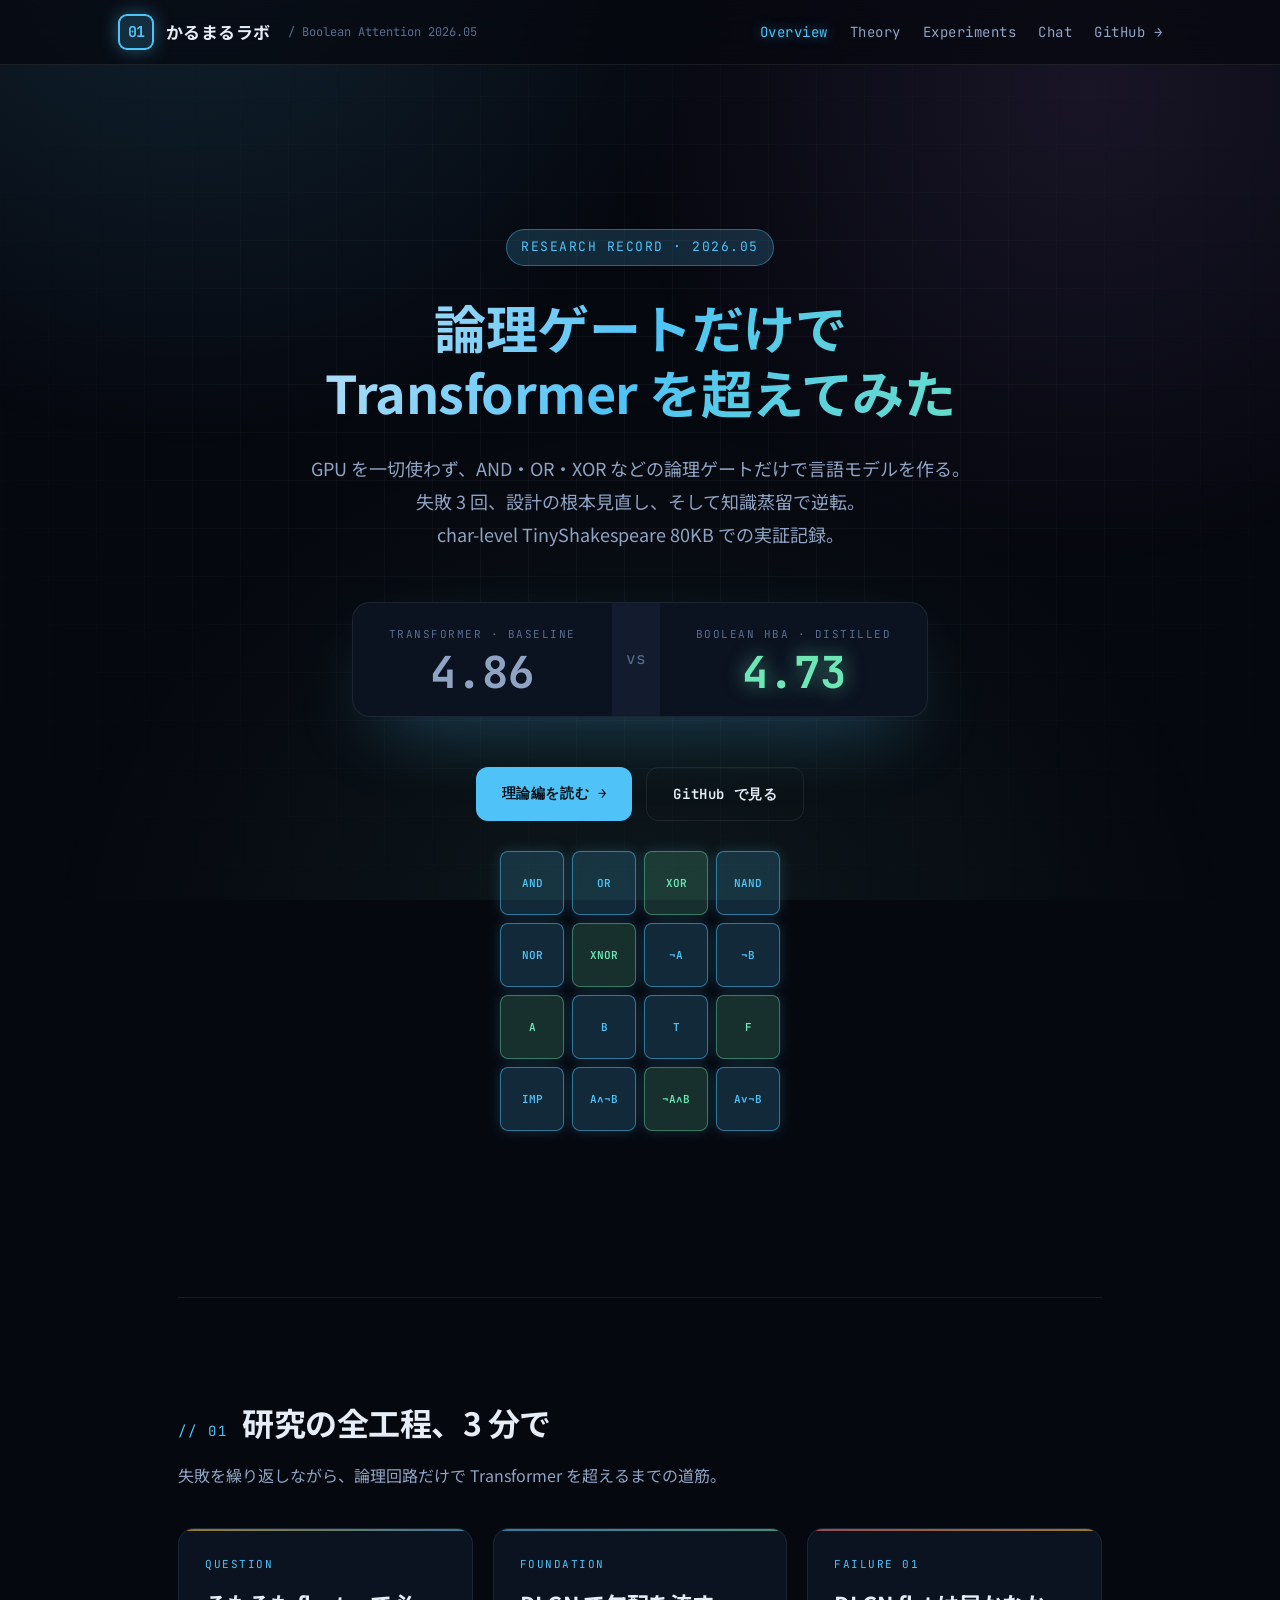
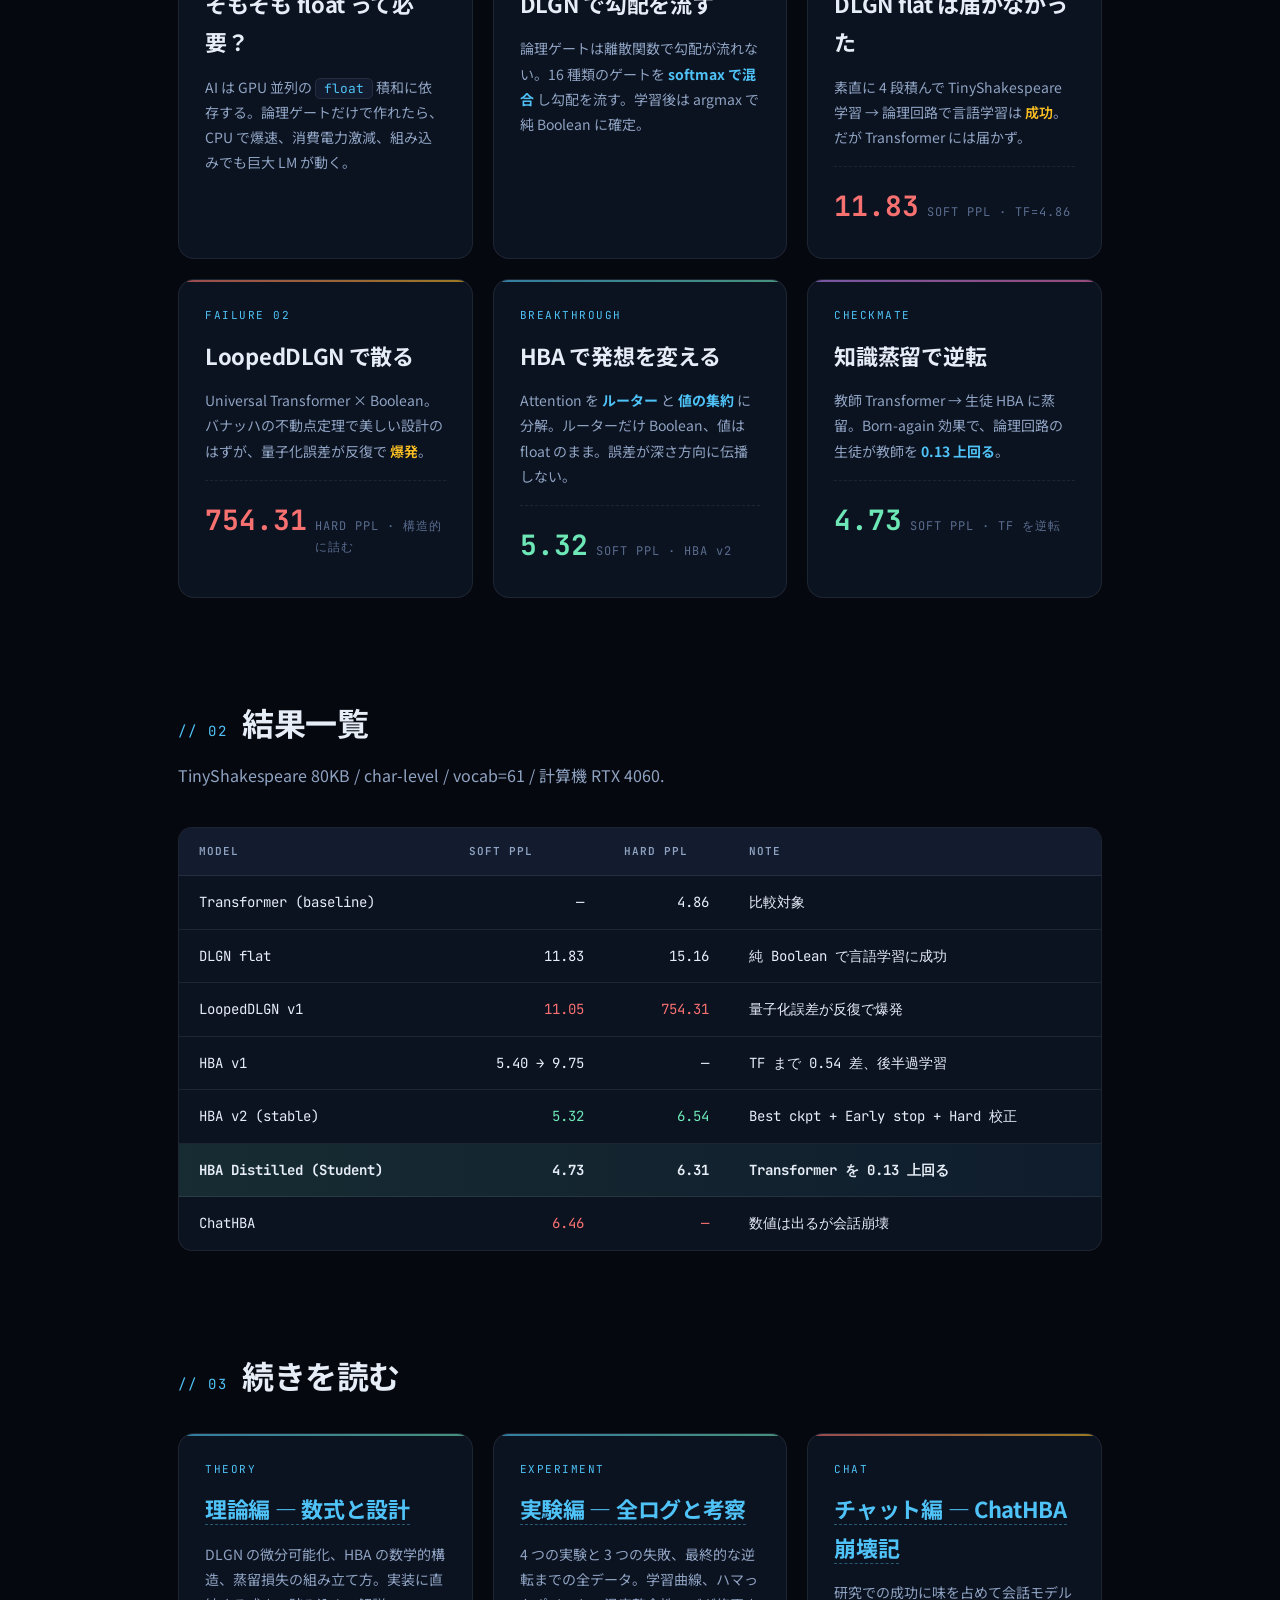
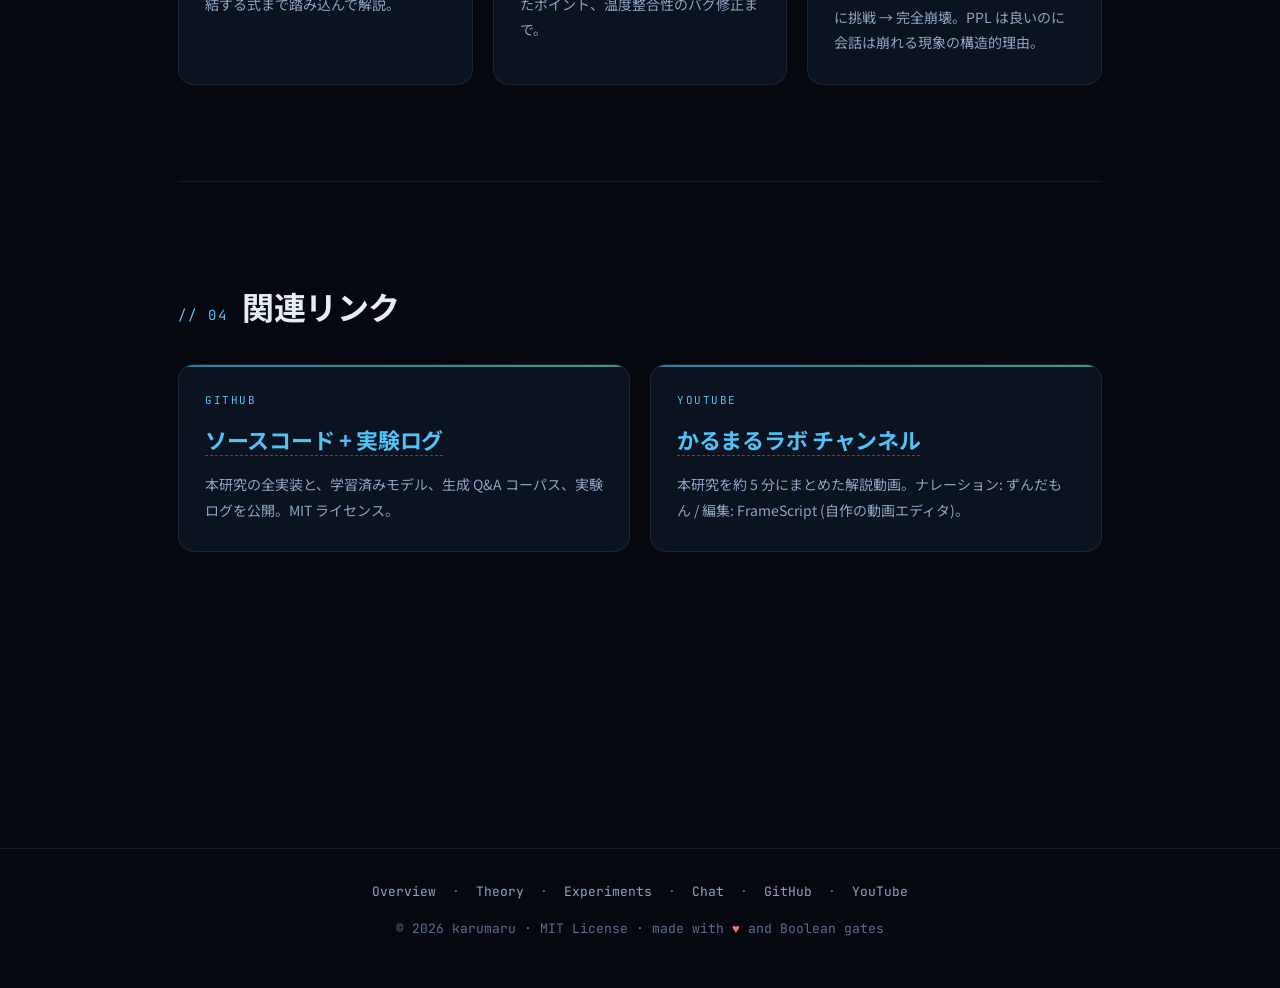
<file: docs/index.html>
﻿<!DOCTYPE html>
<html lang="ja">
<head>
<meta charset="UTF-8">
<meta name="viewport" content="width=device-width, initial-scale=1.0">
<meta name="description" content="論理ゲートだけで言語モデルを作って Transformer を超えた個人研究の記録 (PPL 4.73 vs 4.86)">
<meta property="og:title" content="Boolean Attention — 論理ゲートで Transformer を超える">
<meta property="og:description" content="GPU を使わず、論理ゲートだけで言語モデルを作ったら Transformer を超えた。DLGN + HBA + 知識蒸留の研究記録。">
<meta property="og:type" content="article">
<title>Boolean Attention — かるまるラボ</title>
<link rel="preconnect" href="https://fonts.googleapis.com">
<link rel="preconnect" href="https://fonts.gstatic.com" crossorigin>
<link href="https://fonts.googleapis.com/css2?family=Inter:wght@400;600;700&family=JetBrains+Mono:wght@400;500;700&family=Noto+Sans+JP:wght@400;500;700&display=swap" rel="stylesheet">
<link rel="stylesheet" href="styles.css">
</head>
<body>

<header class="site-header">
  <div class="header-inner">
    <a class="brand" href="./">
      <div class="brand-logo">01</div>
      <div>
        <div class="brand-name">かるまるラボ</div>
      </div>
      <div class="brand-tagline">/ Boolean Attention 2026.05</div>
    </a>
    <nav class="site-nav">
      <a href="./" class="active">Overview</a>
      <a href="theory.html">Theory</a>
      <a href="experiments.html">Experiments</a>
      <a href="chat.html">Chat</a>
      <a href="https://github.com/karumaru-kakikukekodoumei/boolean-attention" target="_blank">GitHub →</a>
    </nav>
  </div>
</header>

<main>

  <section class="hero fade-in">
    <div class="hero-chip">RESEARCH RECORD · 2026.05</div>
    <h1>論理ゲートだけで<br>Transformer を超えてみた</h1>
    <p class="hero-sub">
      GPU を一切使わず、AND・OR・XOR などの論理ゲートだけで言語モデルを作る。<br>
      失敗 3 回、設計の根本見直し、そして知識蒸留で逆転。<br>
      char-level TinyShakespeare 80KB での実証記録。
    </p>

    <div class="hero-result">
      <div class="hero-result-cell loser">
        <div class="hero-result-label">TRANSFORMER · BASELINE</div>
        <div class="hero-result-value">4.86</div>
      </div>
      <div class="hero-result-cell divider">vs</div>
      <div class="hero-result-cell winner">
        <div class="hero-result-label">BOOLEAN HBA · DISTILLED</div>
        <div class="hero-result-value">4.73</div>
      </div>
    </div>

    <div class="hero-cta">
      <a class="btn btn-primary" href="theory.html">理論編を読む →</a>
      <a class="btn btn-ghost" href="https://github.com/karumaru-kakikukekodoumei/boolean-attention" target="_blank">GitHub で見る</a>
    </div>

    <div class="gates-visual" aria-hidden="true">
      <div class="gate-cell">AND</div>
      <div class="gate-cell">OR</div>
      <div class="gate-cell">XOR</div>
      <div class="gate-cell">NAND</div>
      <div class="gate-cell">NOR</div>
      <div class="gate-cell">XNOR</div>
      <div class="gate-cell">¬A</div>
      <div class="gate-cell">¬B</div>
      <div class="gate-cell">A</div>
      <div class="gate-cell">B</div>
      <div class="gate-cell">T</div>
      <div class="gate-cell">F</div>
      <div class="gate-cell">IMP</div>
      <div class="gate-cell">A∧¬B</div>
      <div class="gate-cell">¬A∧B</div>
      <div class="gate-cell">A∨¬B</div>
    </div>
  </section>

  <hr class="divider-line">

  <section id="story">
    <h2 class="section-title" data-index="// 01">研究の全工程、3 分で</h2>
    <p class="section-lead">失敗を繰り返しながら、論理回路だけで Transformer を超えるまでの道筋。</p>

    <div class="cards">
      <div class="card amber">
        <div class="card-tag">QUESTION</div>
        <h3>そもそも float って必要？</h3>
        <p>AI は GPU 並列の <code>float</code> 積和に依存する。論理ゲートだけで作れたら、CPU で爆速、消費電力激減、組み込みでも巨大 LM が動く。</p>
      </div>

      <div class="card">
        <div class="card-tag">FOUNDATION</div>
        <h3>DLGN で勾配を流す</h3>
        <p>論理ゲートは離散関数で勾配が流れない。16 種類のゲートを <strong>softmax で混合</strong> し勾配を流す。学習後は argmax で純 Boolean に確定。</p>
      </div>

      <div class="card bad">
        <div class="card-tag">FAILURE 01</div>
        <h3>DLGN flat は届かなかった</h3>
        <p>素直に 4 段積んで TinyShakespeare 学習 → 論理回路で言語学習は <em>成功</em>。だが Transformer には届かず。</p>
        <div class="card-value"><strong>11.83</strong><span>SOFT PPL · TF=4.86</span></div>
      </div>

      <div class="card bad">
        <div class="card-tag">FAILURE 02</div>
        <h3>LoopedDLGN で散る</h3>
        <p>Universal Transformer × Boolean。バナッハの不動点定理で美しい設計のはずが、量子化誤差が反復で <em>爆発</em>。</p>
        <div class="card-value"><strong>754.31</strong><span>HARD PPL · 構造的に詰む</span></div>
      </div>

      <div class="card">
        <div class="card-tag">BREAKTHROUGH</div>
        <h3>HBA で発想を変える</h3>
        <p>Attention を <strong>ルーター</strong> と <strong>値の集約</strong> に分解。ルーターだけ Boolean、値は float のまま。誤差が深さ方向に伝播しない。</p>
        <div class="card-value"><strong>5.32</strong><span>SOFT PPL · HBA v2</span></div>
      </div>

      <div class="card violet">
        <div class="card-tag">CHECKMATE</div>
        <h3>知識蒸留で逆転</h3>
        <p>教師 Transformer → 生徒 HBA に蒸留。Born-again 効果で、論理回路の生徒が教師を <strong>0.13 上回る</strong>。</p>
        <div class="card-value"><strong>4.73</strong><span>SOFT PPL · TF を逆転</span></div>
      </div>
    </div>
  </section>

  <section id="result-table">
    <h2 class="section-title" data-index="// 02">結果一覧</h2>
    <p class="section-lead">TinyShakespeare 80KB / char-level / vocab=61 / 計算機 RTX 4060.</p>

    <table class="result-table">
      <thead>
        <tr>
          <th>Model</th>
          <th class="num">Soft PPL</th>
          <th class="num">Hard PPL</th>
          <th>Note</th>
        </tr>
      </thead>
      <tbody>
        <tr>
          <td>Transformer (baseline)</td>
          <td class="num">—</td>
          <td class="num">4.86</td>
          <td>比較対象</td>
        </tr>
        <tr>
          <td>DLGN flat</td>
          <td class="num">11.83</td>
          <td class="num">15.16</td>
          <td>純 Boolean で言語学習に成功</td>
        </tr>
        <tr class="bad">
          <td>LoopedDLGN v1</td>
          <td class="num">11.05</td>
          <td class="num">754.31</td>
          <td>量子化誤差が反復で爆発</td>
        </tr>
        <tr>
          <td>HBA v1</td>
          <td class="num">5.40 → 9.75</td>
          <td class="num">—</td>
          <td>TF まで 0.54 差、後半過学習</td>
        </tr>
        <tr class="win">
          <td>HBA v2 (stable)</td>
          <td class="num">5.32</td>
          <td class="num">6.54</td>
          <td>Best ckpt + Early stop + Hard 校正</td>
        </tr>
        <tr class="highlight">
          <td>HBA Distilled (Student)</td>
          <td class="num">4.73</td>
          <td class="num">6.31</td>
          <td>Transformer を 0.13 上回る</td>
        </tr>
        <tr class="bad">
          <td>ChatHBA</td>
          <td class="num">6.46</td>
          <td class="num">—</td>
          <td>数値は出るが会話崩壊</td>
        </tr>
      </tbody>
    </table>
  </section>

  <section id="more">
    <h2 class="section-title" data-index="// 03">続きを読む</h2>
    <div class="cards">
      <div class="card">
        <div class="card-tag">THEORY</div>
        <h3><a href="theory.html">理論編 — 数式と設計</a></h3>
        <p>DLGN の微分可能化、HBA の数学的構造、蒸留損失の組み立て方。実装に直結する式まで踏み込んで解説。</p>
      </div>
      <div class="card">
        <div class="card-tag">EXPERIMENT</div>
        <h3><a href="experiments.html">実験編 — 全ログと考察</a></h3>
        <p>4 つの実験と 3 つの失敗、最終的な逆転までの全データ。学習曲線、ハマったポイント、温度整合性のバグ修正まで。</p>
      </div>
      <div class="card bad">
        <div class="card-tag">CHAT</div>
        <h3><a href="chat.html">チャット編 — ChatHBA 崩壊記</a></h3>
        <p>研究での成功に味を占めて会話モデルに挑戦 → 完全崩壊。PPL は良いのに会話は崩れる現象の構造的理由。</p>
      </div>
    </div>
  </section>

  <hr class="divider-line">

  <section id="cta">
    <h2 class="section-title" data-index="// 04">関連リンク</h2>
    <div class="cards">
      <div class="card">
        <div class="card-tag">GITHUB</div>
        <h3><a href="https://github.com/karumaru-kakikukekodoumei/boolean-attention" target="_blank">ソースコード + 実験ログ</a></h3>
        <p>本研究の全実装と、学習済みモデル、生成 Q&A コーパス、実験ログを公開。MIT ライセンス。</p>
      </div>
      <div class="card">
        <div class="card-tag">YOUTUBE</div>
        <h3><a href="https://www.youtube.com/@かるまる-LAB" target="_blank">かるまるラボ チャンネル</a></h3>
        <p>本研究を約 5 分にまとめた解説動画。ナレーション: ずんだもん / 編集: FrameScript (自作の動画エディタ)。</p>
      </div>
    </div>
  </section>

</main>

<footer class="site-footer">
  <div>
    <a href="./">Overview</a> ·
    <a href="theory.html">Theory</a> ·
    <a href="experiments.html">Experiments</a> ·
    <a href="chat.html">Chat</a> ·
    <a href="https://github.com/karumaru-kakikukekodoumei/boolean-attention">GitHub</a> ·
    <a href="https://www.youtube.com/@かるまる-LAB">YouTube</a>
  </div>
  <div style="margin-top: 14px; color: var(--dim);">
    © 2026 karumaru · MIT License · made with <span style="color: var(--red);">♥</span> and Boolean gates
  </div>
</footer>

</body>
</html>
</file>
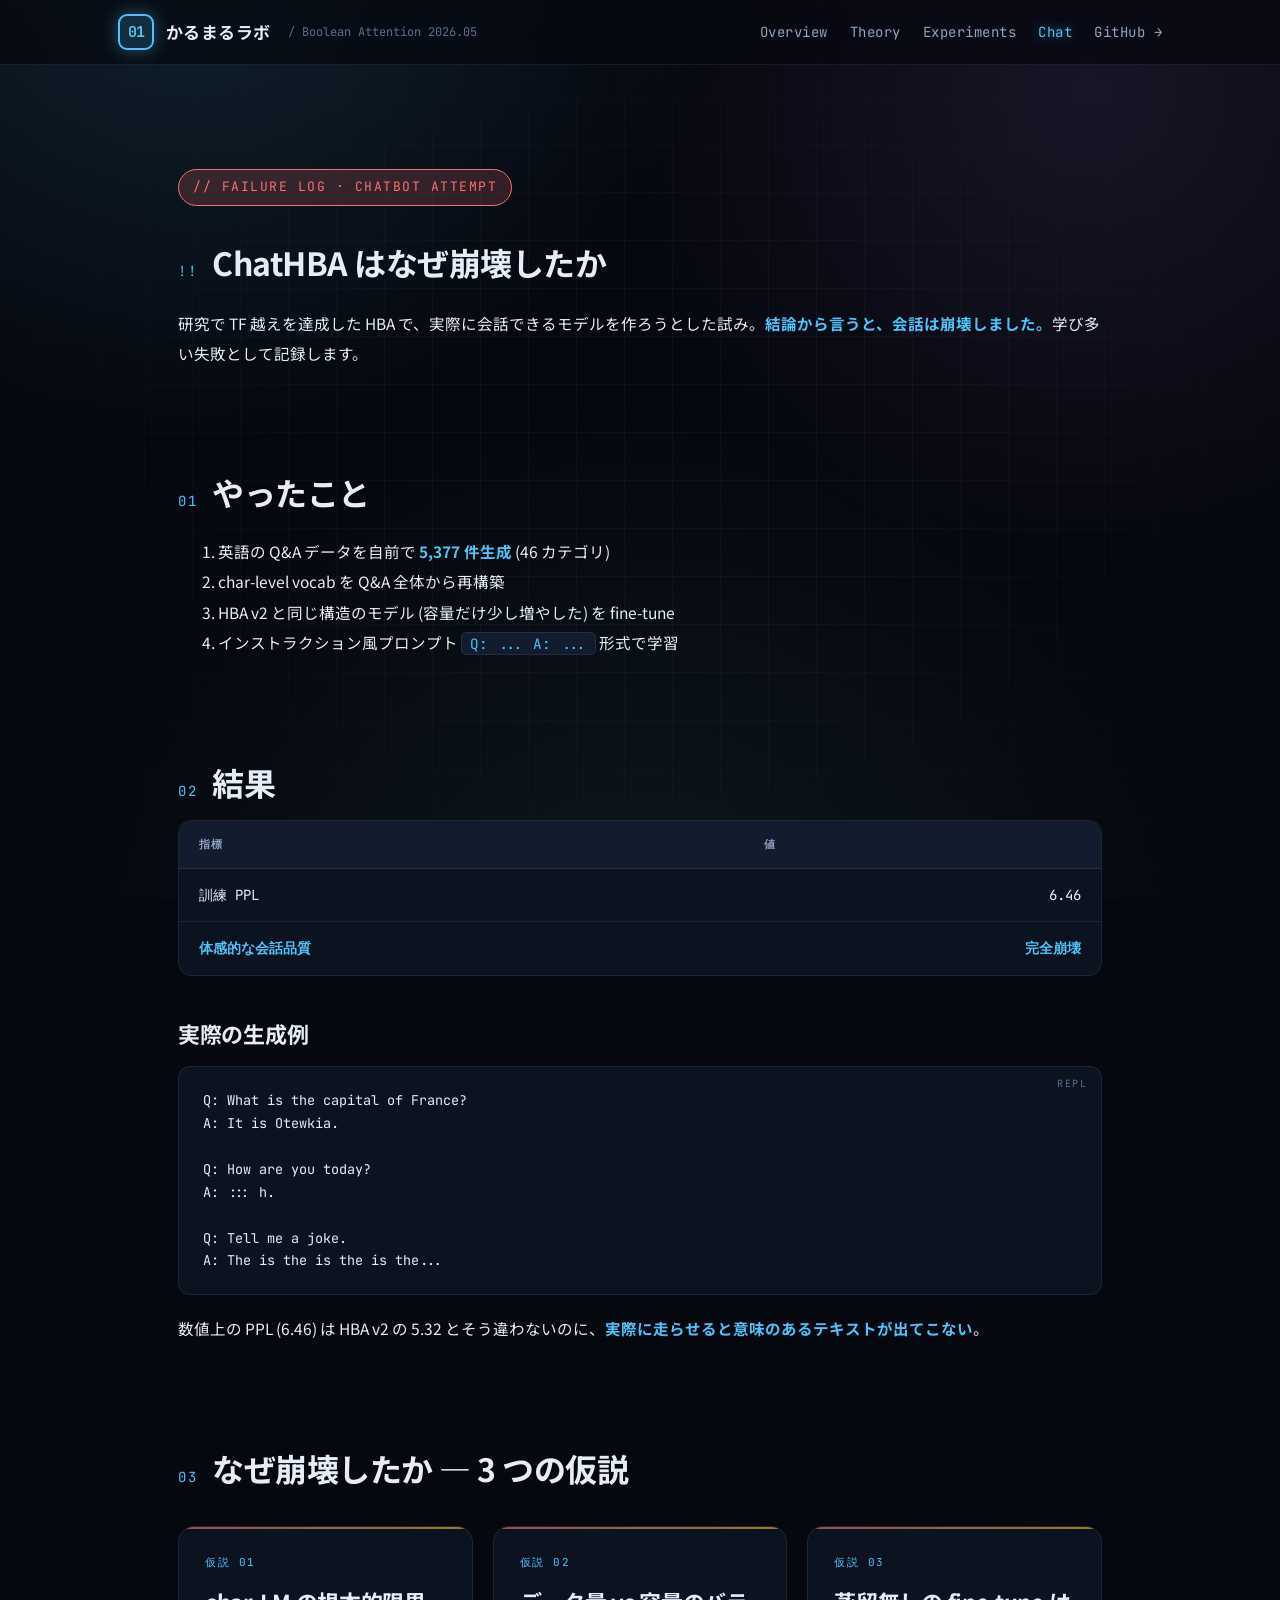
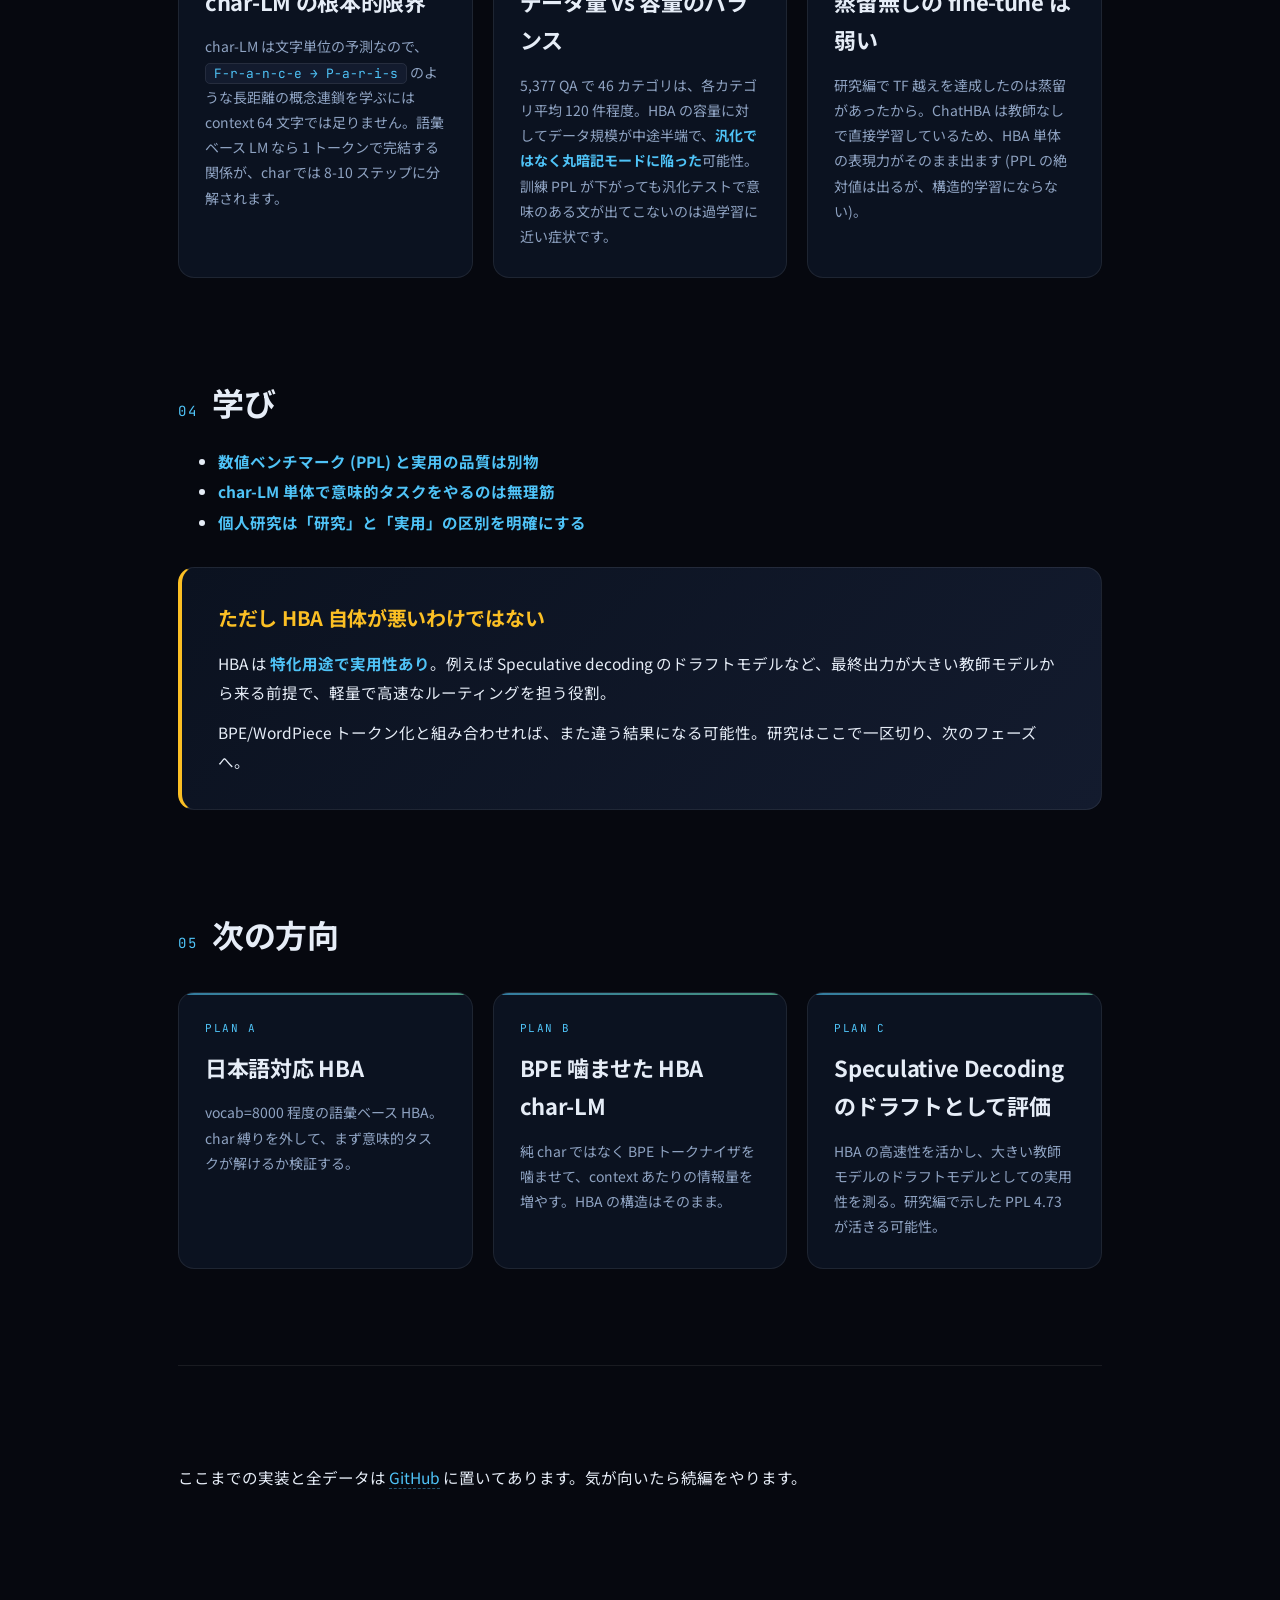
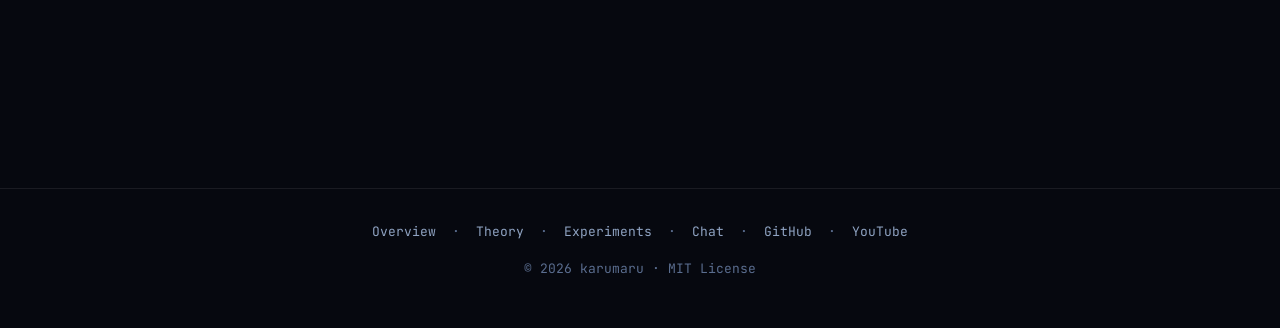
<file: docs/chat.html>
﻿<!DOCTYPE html>
<html lang="ja">
<head>
<meta charset="UTF-8">
<meta name="viewport" content="width=device-width, initial-scale=1.0">
<title>チャット編 — Boolean Attention</title>
<link rel="preconnect" href="https://fonts.googleapis.com">
<link rel="preconnect" href="https://fonts.gstatic.com" crossorigin>
<link href="https://fonts.googleapis.com/css2?family=Inter:wght@400;600;700&family=JetBrains+Mono:wght@400;500;700&family=Noto+Sans+JP:wght@400;500;700&display=swap" rel="stylesheet">
<link rel="stylesheet" href="styles.css">
</head>
<body>

<header class="site-header">
  <div class="header-inner">
    <a class="brand" href="./">
      <div class="brand-logo">01</div>
      <div><div class="brand-name">かるまるラボ</div></div>
      <div class="brand-tagline">/ Boolean Attention 2026.05</div>
    </a>
    <nav class="site-nav">
      <a href="./">Overview</a>
      <a href="theory.html">Theory</a>
      <a href="experiments.html">Experiments</a>
      <a href="chat.html" class="active">Chat</a>
      <a href="https://github.com/karumaru-kakikukekodoumei/boolean-attention" target="_blank">GitHub →</a>
    </nav>
  </div>
</header>

<main>
  <section>
    <div class="hero-chip" style="background: var(--red-dim); border-color: var(--red); color: var(--red);">// FAILURE LOG · CHATBOT ATTEMPT</div>
    <h2 class="section-title" data-index="!!">ChatHBA はなぜ崩壊したか</h2>
    <p>研究で TF 越えを達成した HBA で、実際に会話できるモデルを作ろうとした試み。<strong>結論から言うと、会話は崩壊しました。</strong>学び多い失敗として記録します。</p>
  </section>

  <section>
    <h2 class="section-title" data-index="01">やったこと</h2>
    <ol>
      <li>英語の Q&amp;A データを自前で <strong>5,377 件生成</strong> (46 カテゴリ)</li>
      <li>char-level vocab を Q&amp;A 全体から再構築</li>
      <li>HBA v2 と同じ構造のモデル (容量だけ少し増やした) を fine-tune</li>
      <li>インストラクション風プロンプト <code>Q: ... A: ...</code> 形式で学習</li>
    </ol>
  </section>

  <section>
    <h2 class="section-title" data-index="02">結果</h2>
    <table class="result-table">
      <thead><tr><th>指標</th><th class="num">値</th></tr></thead>
      <tbody>
        <tr><td>訓練 PPL</td><td class="num">6.46</td></tr>
        <tr class="bad"><td><strong>体感的な会話品質</strong></td><td class="num"><strong>完全崩壊</strong></td></tr>
      </tbody>
    </table>

    <h3>実際の生成例</h3>
    <pre data-lang="repl">Q: What is the capital of France?
A: It is Otewkia.

Q: How are you today?
A: ::: h.

Q: Tell me a joke.
A: The is the is the is the...</pre>

    <p>数値上の PPL (6.46) は HBA v2 の 5.32 とそう違わないのに、<strong>実際に走らせると意味のあるテキストが出てこない</strong>。</p>
  </section>

  <section>
    <h2 class="section-title" data-index="03">なぜ崩壊したか — 3 つの仮説</h2>

    <div class="cards">
      <div class="card bad">
        <div class="card-tag">仮説 01</div>
        <h3>char-LM の根本的限界</h3>
        <p>char-LM は文字単位の予測なので、<code>F-r-a-n-c-e → P-a-r-i-s</code> のような長距離の概念連鎖を学ぶには context 64 文字では足りません。語彙ベース LM なら 1 トークンで完結する関係が、char では 8-10 ステップに分解されます。</p>
      </div>
      <div class="card bad">
        <div class="card-tag">仮説 02</div>
        <h3>データ量 vs 容量のバランス</h3>
        <p>5,377 QA で 46 カテゴリは、各カテゴリ平均 120 件程度。HBA の容量に対してデータ規模が中途半端で、<strong>汎化ではなく丸暗記モードに陥った</strong>可能性。訓練 PPL が下がっても汎化テストで意味のある文が出てこないのは過学習に近い症状です。</p>
      </div>
      <div class="card bad">
        <div class="card-tag">仮説 03</div>
        <h3>蒸留無しの fine-tune は弱い</h3>
        <p>研究編で TF 越えを達成したのは蒸留があったから。ChatHBA は教師なしで直接学習しているため、HBA 単体の表現力がそのまま出ます (PPL の絶対値は出るが、構造的学習にならない)。</p>
      </div>
    </div>
  </section>

  <section>
    <h2 class="section-title" data-index="04">学び</h2>
    <ul>
      <li><strong>数値ベンチマーク (PPL) と実用の品質は別物</strong></li>
      <li><strong>char-LM 単体で意味的タスクをやるのは無理筋</strong></li>
      <li><strong>個人研究は「研究」と「実用」の区別を明確にする</strong></li>
    </ul>

    <div class="story">
      <h3>ただし HBA 自体が悪いわけではない</h3>
      <p>HBA は <strong>特化用途で実用性あり</strong>。例えば Speculative decoding のドラフトモデルなど、最終出力が大きい教師モデルから来る前提で、軽量で高速なルーティングを担う役割。</p>
      <p>BPE/WordPiece トークン化と組み合わせれば、また違う結果になる可能性。研究はここで一区切り、次のフェーズへ。</p>
    </div>
  </section>

  <section>
    <h2 class="section-title" data-index="05">次の方向</h2>
    <div class="cards">
      <div class="card">
        <div class="card-tag">PLAN A</div>
        <h3>日本語対応 HBA</h3>
        <p>vocab=8000 程度の語彙ベース HBA。char 縛りを外して、まず意味的タスクが解けるか検証する。</p>
      </div>
      <div class="card">
        <div class="card-tag">PLAN B</div>
        <h3>BPE 噛ませた HBA char-LM</h3>
        <p>純 char ではなく BPE トークナイザを噛ませて、context あたりの情報量を増やす。HBA の構造はそのまま。</p>
      </div>
      <div class="card">
        <div class="card-tag">PLAN C</div>
        <h3>Speculative Decoding のドラフトとして評価</h3>
        <p>HBA の高速性を活かし、大きい教師モデルのドラフトモデルとしての実用性を測る。研究編で示した PPL 4.73 が活きる可能性。</p>
      </div>
    </div>
  </section>

  <hr class="divider-line">

  <section>
    <p>ここまでの実装と全データは <a href="https://github.com/karumaru-kakikukekodoumei/boolean-attention" target="_blank">GitHub</a> に置いてあります。気が向いたら続編をやります。</p>
  </section>
</main>

<footer class="site-footer">
  <div>
    <a href="./">Overview</a> ·
    <a href="theory.html">Theory</a> ·
    <a href="experiments.html">Experiments</a> ·
    <a href="chat.html">Chat</a> ·
    <a href="https://github.com/karumaru-kakikukekodoumei/boolean-attention">GitHub</a> ·
    <a href="https://www.youtube.com/@かるまる-LAB">YouTube</a>
  </div>
  <div style="margin-top: 14px; color: var(--dim);">© 2026 karumaru · MIT License</div>
</footer>

</body>
</html>
</file>
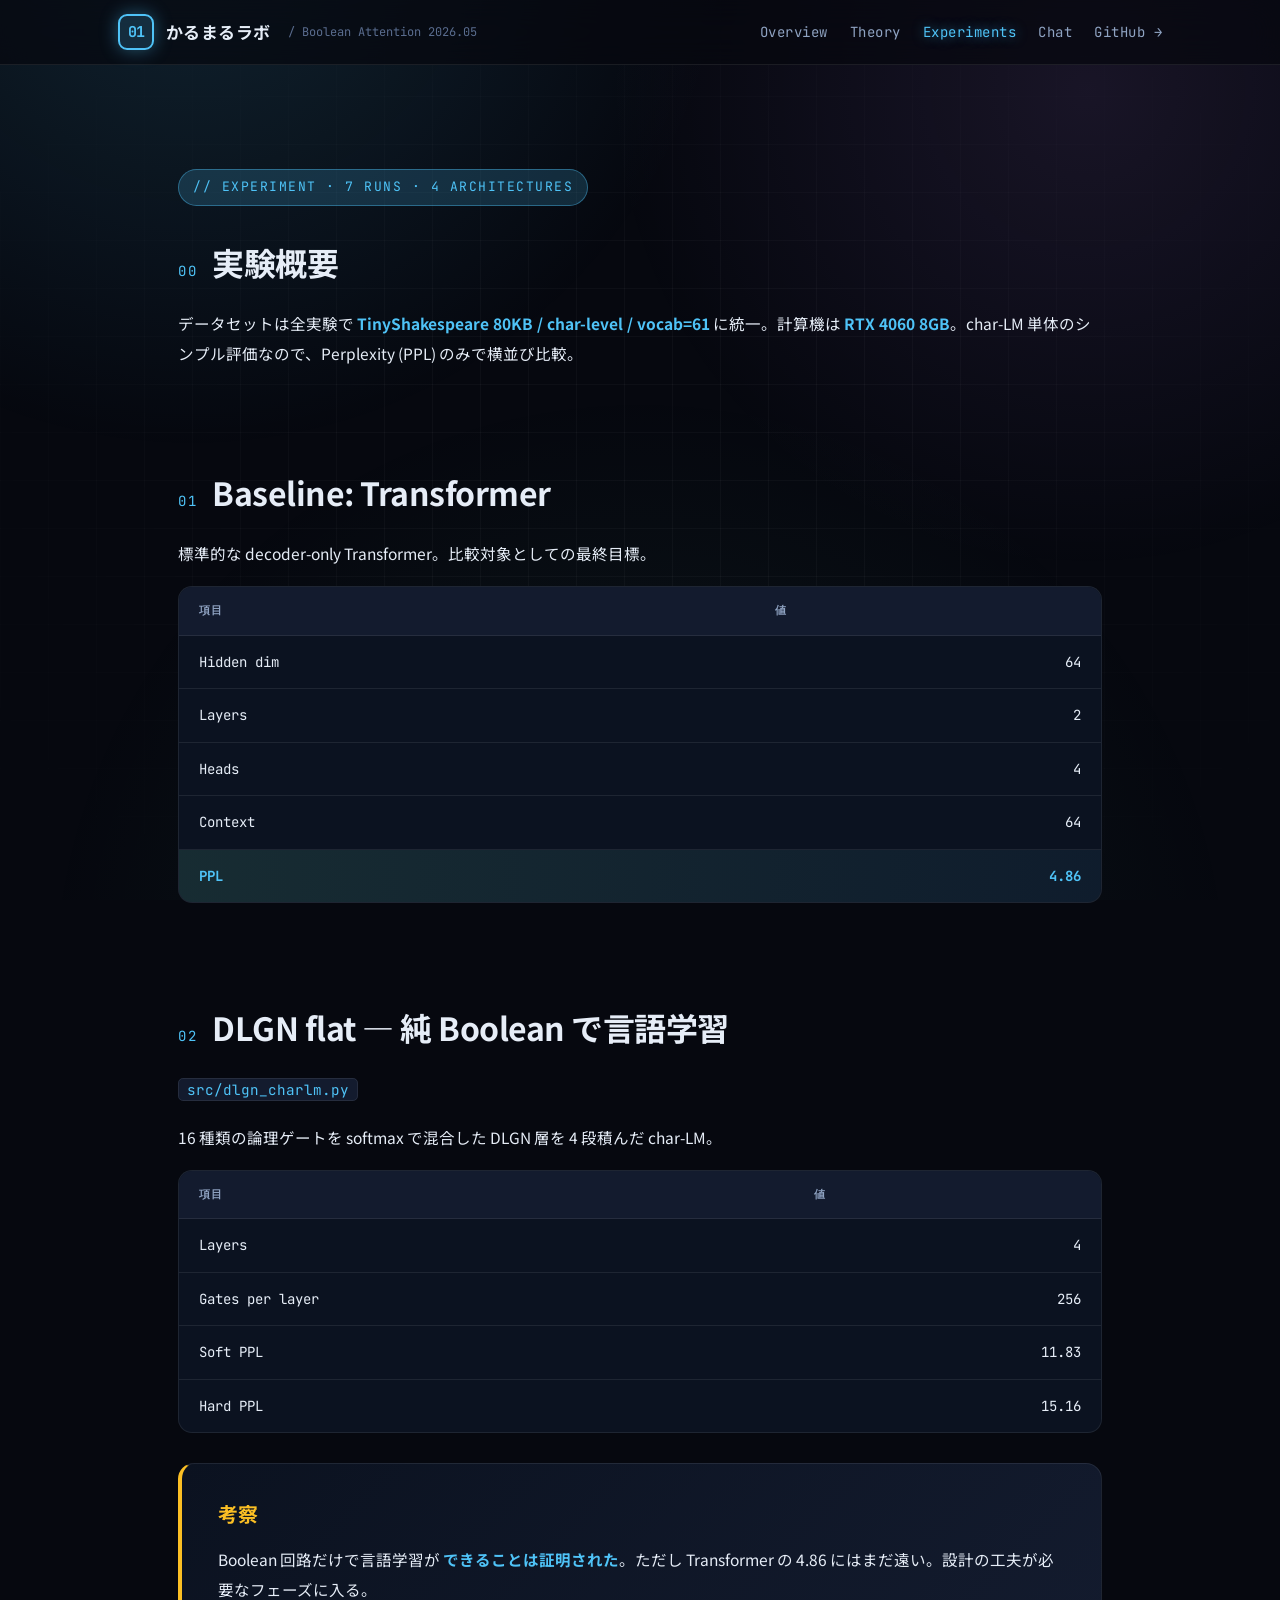
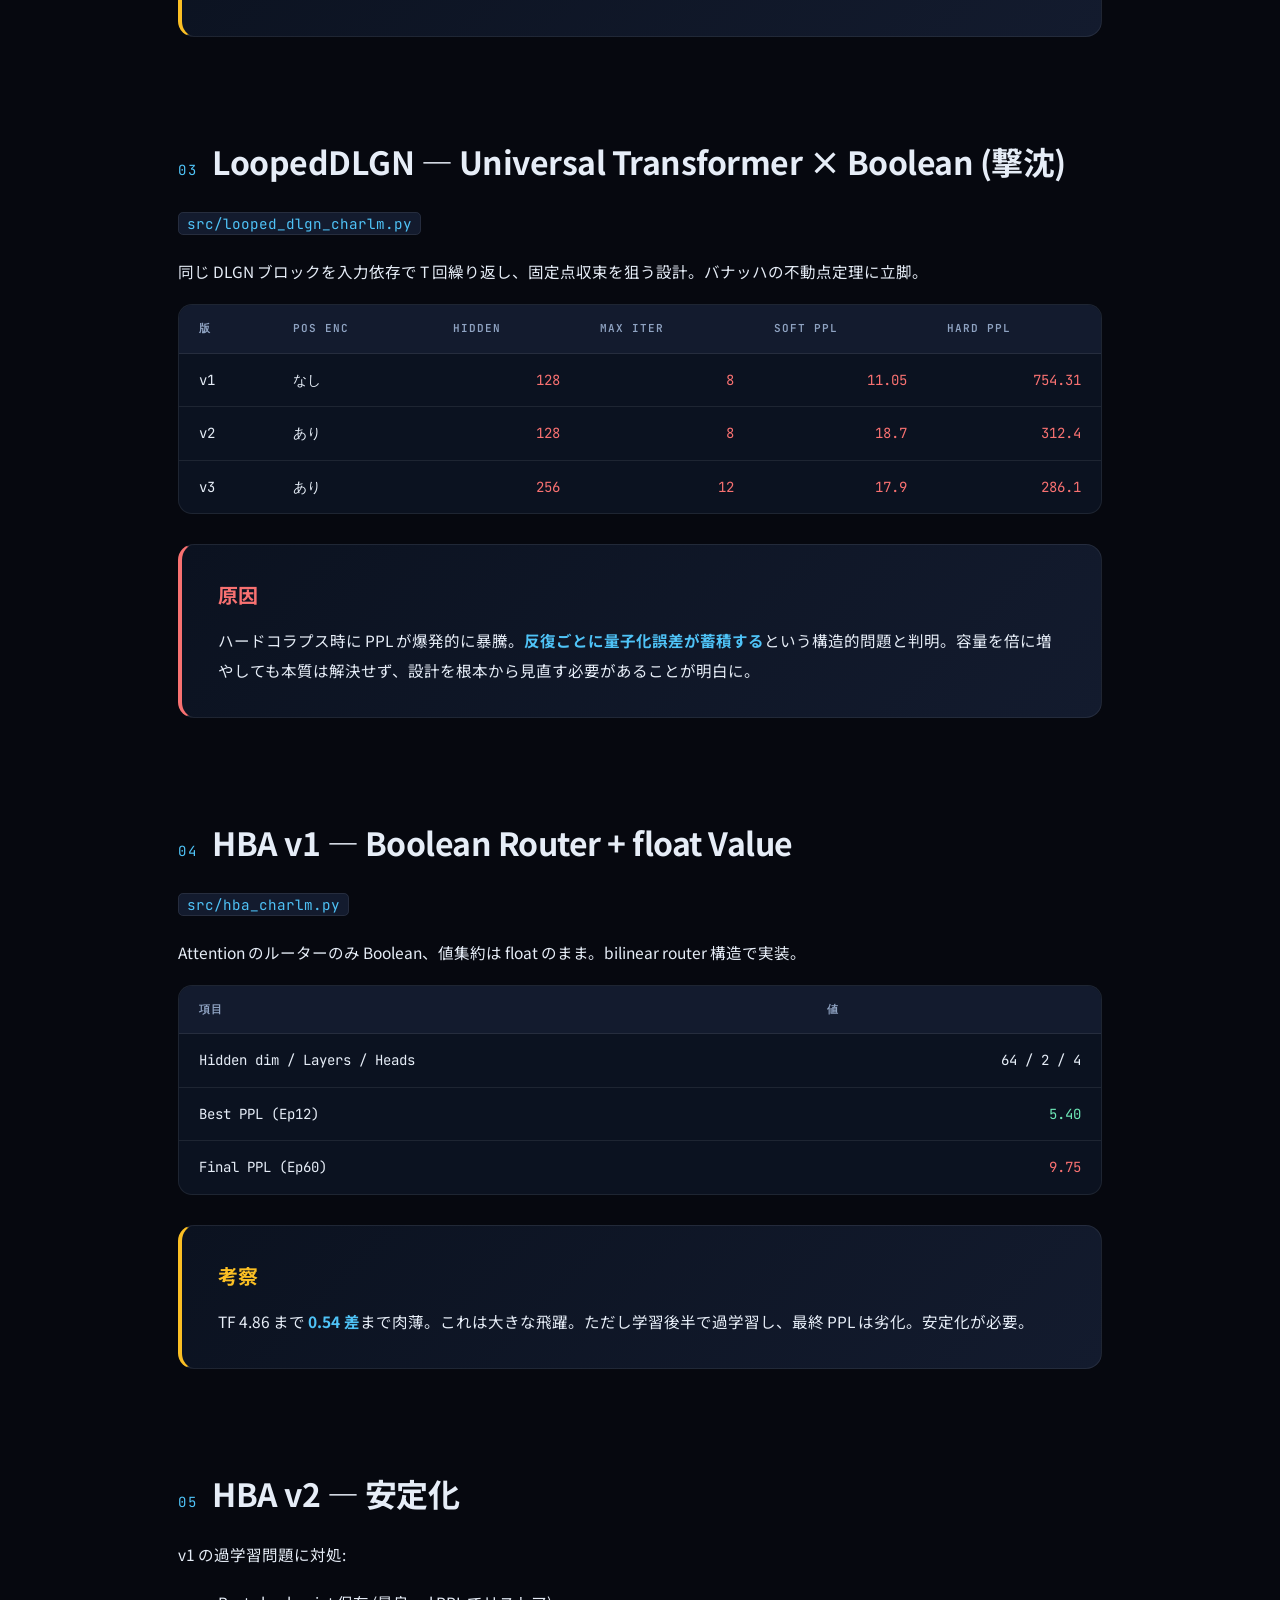
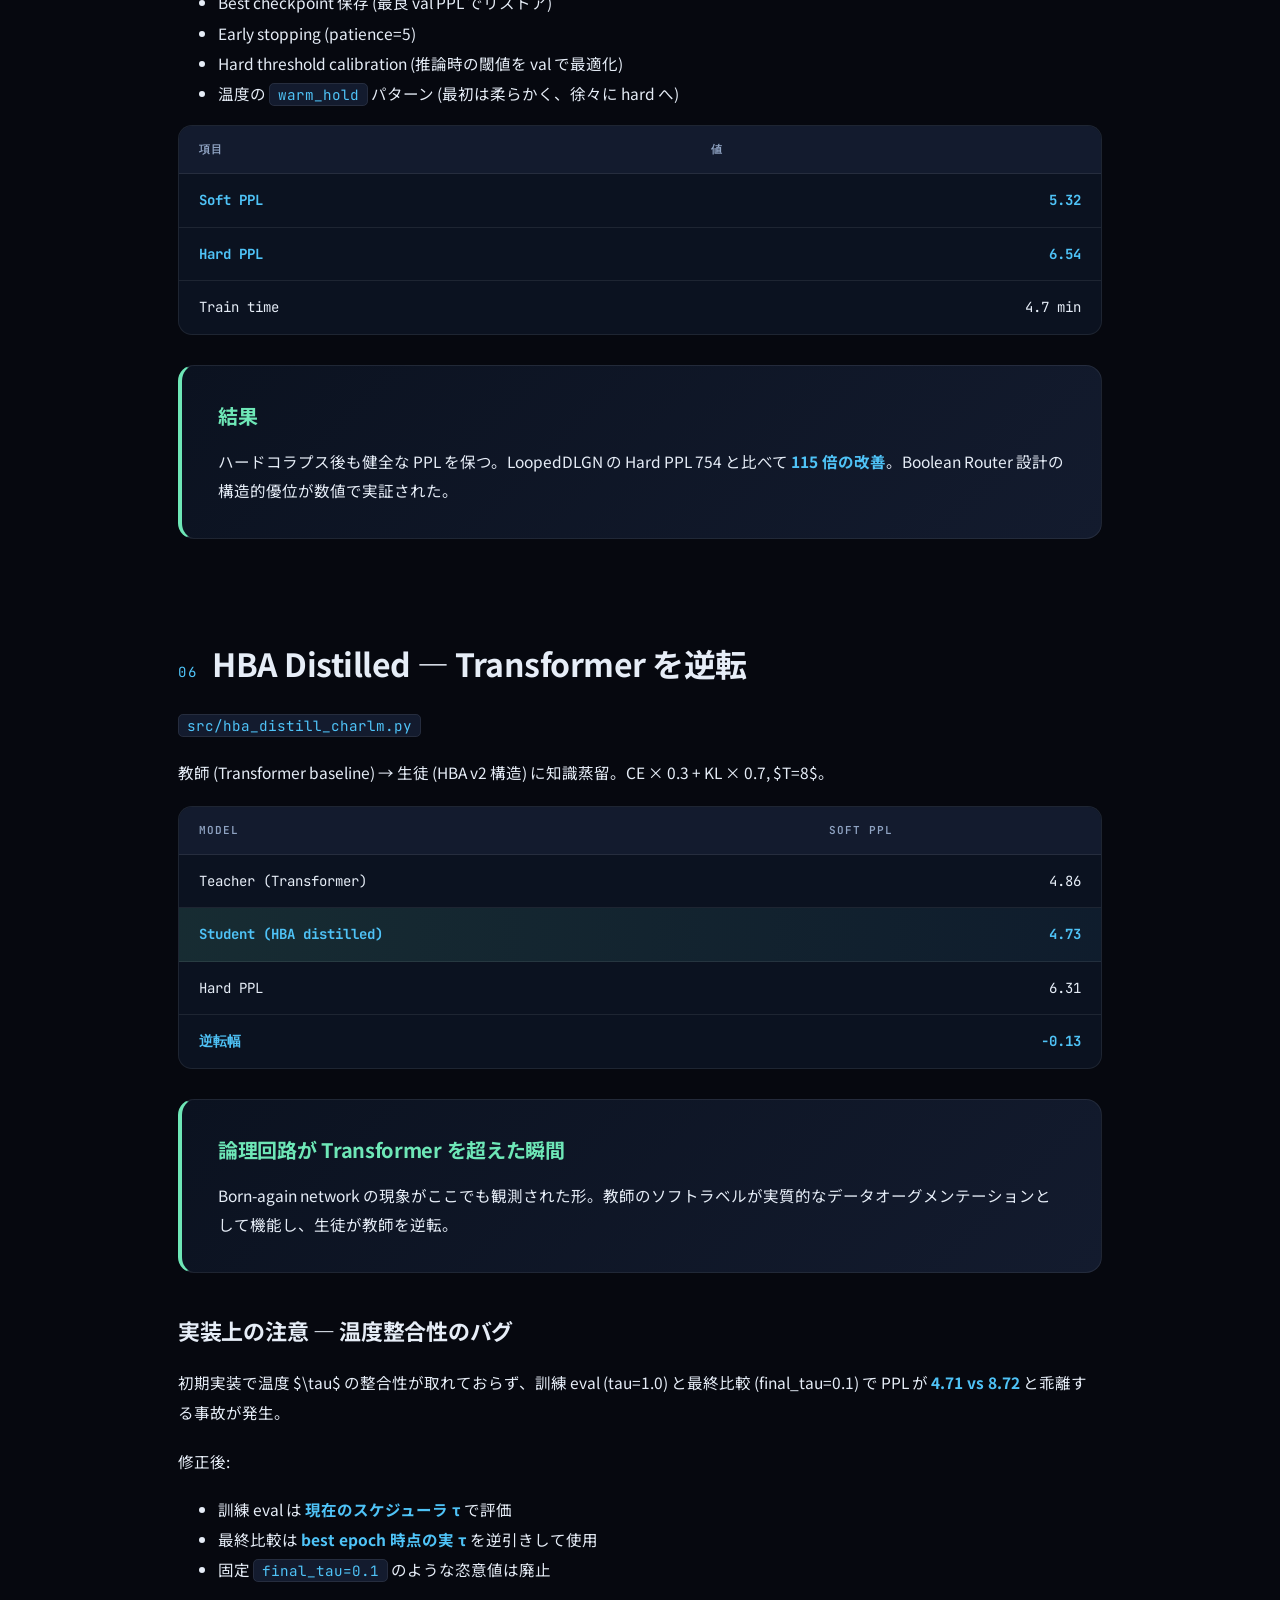
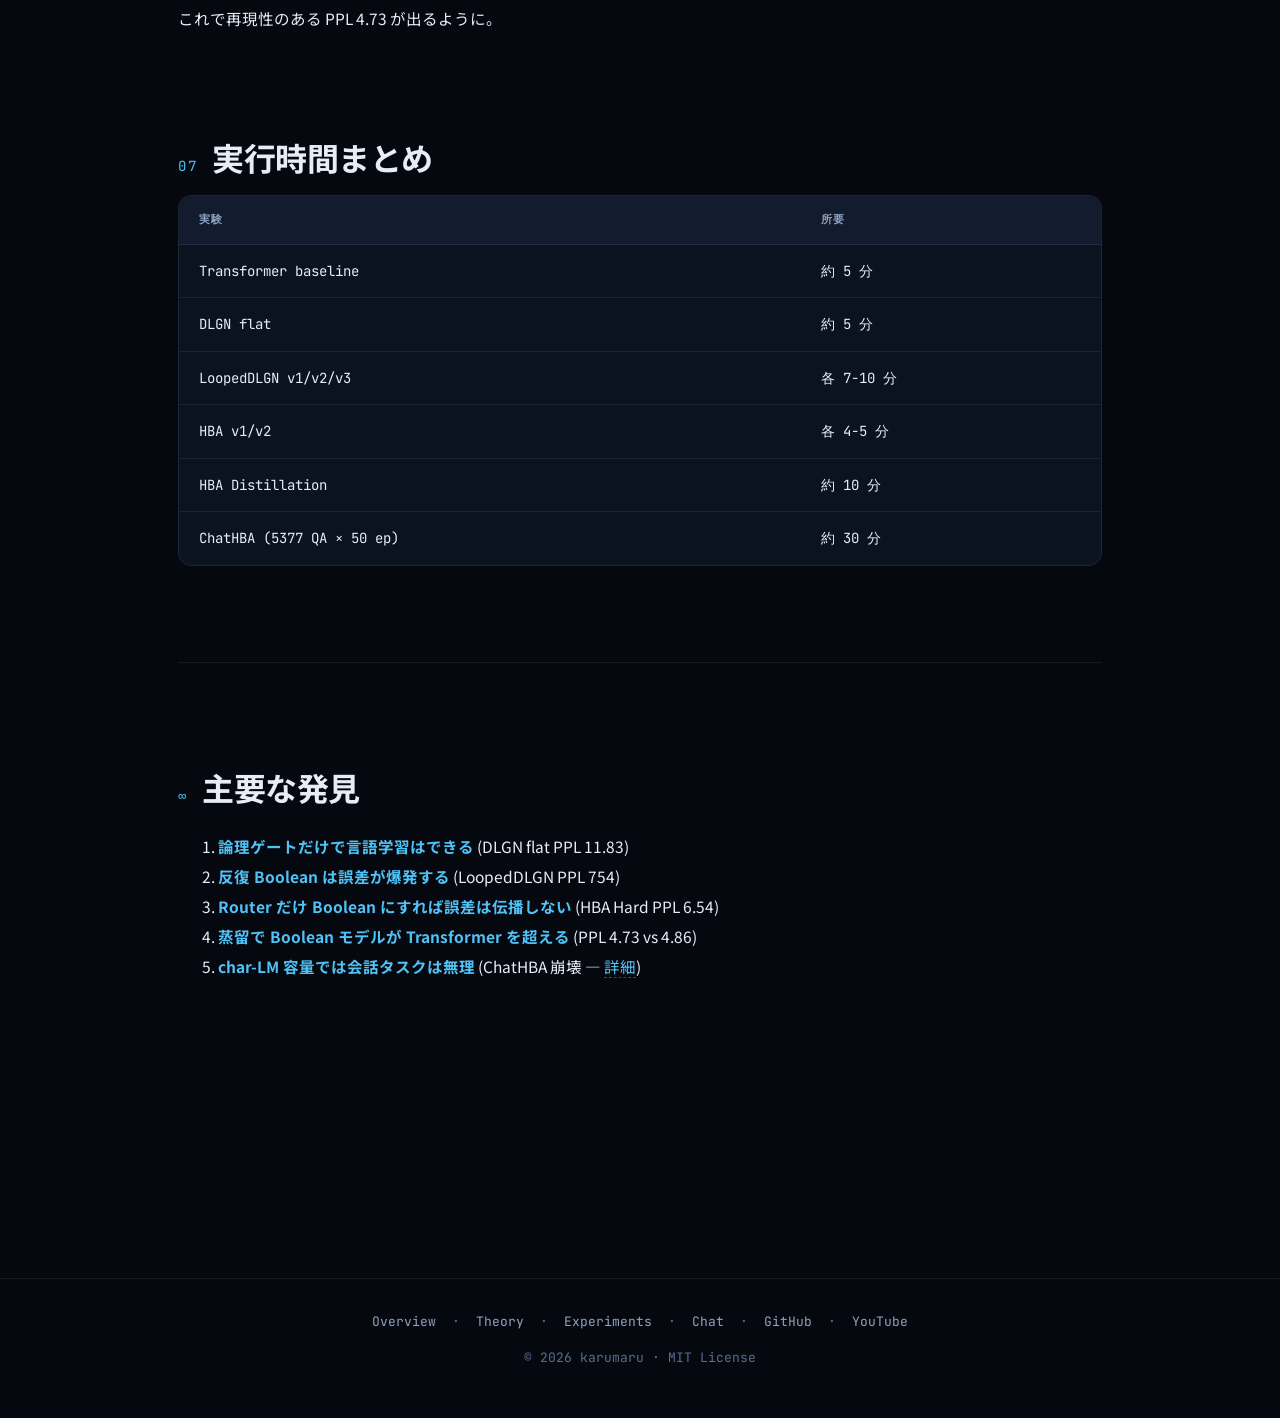
<file: docs/experiments.html>
﻿<!DOCTYPE html>
<html lang="ja">
<head>
<meta charset="UTF-8">
<meta name="viewport" content="width=device-width, initial-scale=1.0">
<title>実験編 — Boolean Attention</title>
<link rel="preconnect" href="https://fonts.googleapis.com">
<link rel="preconnect" href="https://fonts.gstatic.com" crossorigin>
<link href="https://fonts.googleapis.com/css2?family=Inter:wght@400;600;700&family=JetBrains+Mono:wght@400;500;700&family=Noto+Sans+JP:wght@400;500;700&display=swap" rel="stylesheet">
<link rel="stylesheet" href="styles.css">
</head>
<body>

<header class="site-header">
  <div class="header-inner">
    <a class="brand" href="./">
      <div class="brand-logo">01</div>
      <div><div class="brand-name">かるまるラボ</div></div>
      <div class="brand-tagline">/ Boolean Attention 2026.05</div>
    </a>
    <nav class="site-nav">
      <a href="./">Overview</a>
      <a href="theory.html">Theory</a>
      <a href="experiments.html" class="active">Experiments</a>
      <a href="chat.html">Chat</a>
      <a href="https://github.com/karumaru-kakikukekodoumei/boolean-attention" target="_blank">GitHub →</a>
    </nav>
  </div>
</header>

<main>
  <section>
    <div class="hero-chip">// EXPERIMENT · 7 RUNS · 4 ARCHITECTURES</div>
    <h2 class="section-title" data-index="00">実験概要</h2>
    <p>データセットは全実験で <strong>TinyShakespeare 80KB / char-level / vocab=61</strong> に統一。計算機は <strong>RTX 4060 8GB</strong>。char-LM 単体のシンプル評価なので、Perplexity (PPL) のみで横並び比較。</p>
  </section>

  <section>
    <h2 class="section-title" data-index="01">Baseline: Transformer</h2>
    <p>標準的な decoder-only Transformer。比較対象としての最終目標。</p>
    <table class="result-table">
      <thead><tr><th>項目</th><th class="num">値</th></tr></thead>
      <tbody>
        <tr><td>Hidden dim</td><td class="num">64</td></tr>
        <tr><td>Layers</td><td class="num">2</td></tr>
        <tr><td>Heads</td><td class="num">4</td></tr>
        <tr><td>Context</td><td class="num">64</td></tr>
        <tr class="highlight"><td><strong>PPL</strong></td><td class="num"><strong>4.86</strong></td></tr>
      </tbody>
    </table>
  </section>

  <section>
    <h2 class="section-title" data-index="02">DLGN flat — 純 Boolean で言語学習</h2>
    <p><code>src/dlgn_charlm.py</code></p>
    <p>16 種類の論理ゲートを softmax で混合した DLGN 層を 4 段積んだ char-LM。</p>
    <table class="result-table">
      <thead><tr><th>項目</th><th class="num">値</th></tr></thead>
      <tbody>
        <tr><td>Layers</td><td class="num">4</td></tr>
        <tr><td>Gates per layer</td><td class="num">256</td></tr>
        <tr><td>Soft PPL</td><td class="num">11.83</td></tr>
        <tr><td>Hard PPL</td><td class="num">15.16</td></tr>
      </tbody>
    </table>
    <div class="story">
      <h3>考察</h3>
      <p>Boolean 回路だけで言語学習が <strong>できることは証明された</strong>。ただし Transformer の 4.86 にはまだ遠い。設計の工夫が必要なフェーズに入る。</p>
    </div>
  </section>

  <section>
    <h2 class="section-title" data-index="03">LoopedDLGN — Universal Transformer × Boolean (撃沈)</h2>
    <p><code>src/looped_dlgn_charlm.py</code></p>
    <p>同じ DLGN ブロックを入力依存で T 回繰り返し、固定点収束を狙う設計。バナッハの不動点定理に立脚。</p>
    <table class="result-table">
      <thead><tr><th>版</th><th>Pos Enc</th><th class="num">Hidden</th><th class="num">Max Iter</th><th class="num">Soft PPL</th><th class="num">Hard PPL</th></tr></thead>
      <tbody>
        <tr class="bad"><td>v1</td><td>なし</td><td class="num">128</td><td class="num">8</td><td class="num">11.05</td><td class="num">754.31</td></tr>
        <tr class="bad"><td>v2</td><td>あり</td><td class="num">128</td><td class="num">8</td><td class="num">18.7</td><td class="num">312.4</td></tr>
        <tr class="bad"><td>v3</td><td>あり</td><td class="num">256</td><td class="num">12</td><td class="num">17.9</td><td class="num">286.1</td></tr>
      </tbody>
    </table>
    <div class="story bad">
      <h3>原因</h3>
      <p>ハードコラプス時に PPL が爆発的に暴騰。<strong>反復ごとに量子化誤差が蓄積する</strong>という構造的問題と判明。容量を倍に増やしても本質は解決せず、設計を根本から見直す必要があることが明白に。</p>
    </div>
  </section>

  <section>
    <h2 class="section-title" data-index="04">HBA v1 — Boolean Router + float Value</h2>
    <p><code>src/hba_charlm.py</code></p>
    <p>Attention のルーターのみ Boolean、値集約は float のまま。bilinear router 構造で実装。</p>
    <table class="result-table">
      <thead><tr><th>項目</th><th class="num">値</th></tr></thead>
      <tbody>
        <tr><td>Hidden dim / Layers / Heads</td><td class="num">64 / 2 / 4</td></tr>
        <tr class="win"><td>Best PPL (Ep12)</td><td class="num">5.40</td></tr>
        <tr class="bad"><td>Final PPL (Ep60)</td><td class="num">9.75</td></tr>
      </tbody>
    </table>
    <div class="story">
      <h3>考察</h3>
      <p>TF 4.86 まで <strong>0.54 差</strong>まで肉薄。これは大きな飛躍。ただし学習後半で過学習し、最終 PPL は劣化。安定化が必要。</p>
    </div>
  </section>

  <section>
    <h2 class="section-title" data-index="05">HBA v2 — 安定化</h2>
    <p>v1 の過学習問題に対処:</p>
    <ul>
      <li>Best checkpoint 保存 (最良 val PPL でリストア)</li>
      <li>Early stopping (patience=5)</li>
      <li>Hard threshold calibration (推論時の閾値を val で最適化)</li>
      <li>温度の <code>warm_hold</code> パターン (最初は柔らかく、徐々に hard へ)</li>
    </ul>
    <table class="result-table">
      <thead><tr><th>項目</th><th class="num">値</th></tr></thead>
      <tbody>
        <tr class="win"><td><strong>Soft PPL</strong></td><td class="num"><strong>5.32</strong></td></tr>
        <tr class="win"><td><strong>Hard PPL</strong></td><td class="num"><strong>6.54</strong></td></tr>
        <tr><td>Train time</td><td class="num">4.7 min</td></tr>
      </tbody>
    </table>
    <div class="story good">
      <h3>結果</h3>
      <p>ハードコラプス後も健全な PPL を保つ。LoopedDLGN の Hard PPL 754 と比べて <strong>115 倍の改善</strong>。Boolean Router 設計の構造的優位が数値で実証された。</p>
    </div>
  </section>

  <section>
    <h2 class="section-title" data-index="06">HBA Distilled — Transformer を逆転</h2>
    <p><code>src/hba_distill_charlm.py</code></p>
    <p>教師 (Transformer baseline) → 生徒 (HBA v2 構造) に知識蒸留。CE × 0.3 + KL × 0.7, $T=8$。</p>
    <table class="result-table">
      <thead><tr><th>Model</th><th class="num">Soft PPL</th></tr></thead>
      <tbody>
        <tr><td>Teacher (Transformer)</td><td class="num">4.86</td></tr>
        <tr class="highlight"><td><strong>Student (HBA distilled)</strong></td><td class="num"><strong>4.73</strong></td></tr>
        <tr><td>Hard PPL</td><td class="num">6.31</td></tr>
        <tr class="win"><td><strong>逆転幅</strong></td><td class="num"><strong>-0.13</strong></td></tr>
      </tbody>
    </table>
    <div class="story good">
      <h3>論理回路が Transformer を超えた瞬間</h3>
      <p>Born-again network の現象がここでも観測された形。教師のソフトラベルが実質的なデータオーグメンテーションとして機能し、生徒が教師を逆転。</p>
    </div>

    <h3>実装上の注意 — 温度整合性のバグ</h3>
    <p>初期実装で温度 $\tau$ の整合性が取れておらず、訓練 eval (tau=1.0) と最終比較 (final_tau=0.1) で PPL が <strong>4.71 vs 8.72</strong> と乖離する事故が発生。</p>
    <p>修正後:</p>
    <ul>
      <li>訓練 eval は <strong>現在のスケジューラ τ</strong> で評価</li>
      <li>最終比較は <strong>best epoch 時点の実 τ</strong> を逆引きして使用</li>
      <li>固定 <code>final_tau=0.1</code> のような恣意値は廃止</li>
    </ul>
    <p>これで再現性のある PPL 4.73 が出るように。</p>
  </section>

  <section>
    <h2 class="section-title" data-index="07">実行時間まとめ</h2>
    <table class="result-table">
      <thead><tr><th>実験</th><th>所要</th></tr></thead>
      <tbody>
        <tr><td>Transformer baseline</td><td>約 5 分</td></tr>
        <tr><td>DLGN flat</td><td>約 5 分</td></tr>
        <tr><td>LoopedDLGN v1/v2/v3</td><td>各 7-10 分</td></tr>
        <tr><td>HBA v1/v2</td><td>各 4-5 分</td></tr>
        <tr><td>HBA Distillation</td><td>約 10 分</td></tr>
        <tr><td>ChatHBA (5377 QA × 50 ep)</td><td>約 30 分</td></tr>
      </tbody>
    </table>
  </section>

  <hr class="divider-line">

  <section>
    <h2 class="section-title" data-index="∞">主要な発見</h2>
    <ol>
      <li><strong>論理ゲートだけで言語学習はできる</strong> (DLGN flat PPL 11.83)</li>
      <li><strong>反復 Boolean は誤差が爆発する</strong> (LoopedDLGN PPL 754)</li>
      <li><strong>Router だけ Boolean にすれば誤差は伝播しない</strong> (HBA Hard PPL 6.54)</li>
      <li><strong>蒸留で Boolean モデルが Transformer を超える</strong> (PPL 4.73 vs 4.86)</li>
      <li><strong>char-LM 容量では会話タスクは無理</strong> (ChatHBA 崩壊 — <a href="chat.html">詳細</a>)</li>
    </ol>
  </section>
</main>

<footer class="site-footer">
  <div>
    <a href="./">Overview</a> ·
    <a href="theory.html">Theory</a> ·
    <a href="experiments.html">Experiments</a> ·
    <a href="chat.html">Chat</a> ·
    <a href="https://github.com/karumaru-kakikukekodoumei/boolean-attention">GitHub</a> ·
    <a href="https://www.youtube.com/@かるまる-LAB">YouTube</a>
  </div>
  <div style="margin-top: 14px; color: var(--dim);">© 2026 karumaru · MIT License</div>
</footer>

</body>
</html>
</file>
<file: docs/styles.css>
:root {
  --bg-0: #06080F;
  --bg-1: #0B1220;
  --bg-2: #131B2E;
  --bg-3: #1B2540;
  --line: rgba(255, 255, 255, 0.08);
  --text: #E6EDF7;
  --muted: #8FA3C2;
  --dim: #5A6D8F;
  --cyan: #4FC3F7;
  --cyan-dim: rgba(79, 195, 247, 0.18);
  --green: #6EE7B7;
  --green-dim: rgba(110, 231, 183, 0.18);
  --amber: #FBBF24;
  --amber-dim: rgba(251, 191, 36, 0.18);
  --red: #F87171;
  --red-dim: rgba(248, 113, 113, 0.18);
  --violet: #C084FC;
  --pink: #F472B6;
  --font-sans: "Inter", "Noto Sans JP", system-ui, -apple-system, sans-serif;
  --font-mono: "JetBrains Mono", "Fira Code", "Cascadia Code", ui-monospace, monospace;
  --font-jp: "Noto Sans JP", "Hiragino Kaku Gothic ProN", sans-serif;
}

* {
  box-sizing: border-box;
}

html, body {
  margin: 0;
  padding: 0;
  background: var(--bg-0);
  color: var(--text);
  font-family: var(--font-jp), var(--font-sans);
  font-size: 16px;
  line-height: 1.75;
  -webkit-font-smoothing: antialiased;
  scroll-behavior: smooth;
}

body::before {
  content: "";
  position: fixed;
  inset: 0;
  background:
    radial-gradient(900px circle at 15% -10%, rgba(79, 195, 247, 0.15), transparent 60%),
    radial-gradient(800px circle at 85% 10%, rgba(192, 132, 252, 0.10), transparent 60%),
    radial-gradient(1000px circle at 50% 110%, rgba(110, 231, 183, 0.08), transparent 60%);
  pointer-events: none;
  z-index: 0;
}

body::after {
  content: "";
  position: fixed;
  inset: 0;
  background-image:
    linear-gradient(rgba(255, 255, 255, 0.03) 1px, transparent 1px),
    linear-gradient(90deg, rgba(255, 255, 255, 0.03) 1px, transparent 1px);
  background-size: 48px 48px;
  pointer-events: none;
  z-index: 0;
  mask-image: radial-gradient(ellipse at center, rgba(0,0,0,1) 30%, rgba(0,0,0,0.3) 70%, rgba(0,0,0,0) 100%);
}

main, header, nav, footer {
  position: relative;
  z-index: 1;
}

/* ============ Header ============ */

header.site-header {
  position: sticky;
  top: 0;
  z-index: 10;
  backdrop-filter: blur(16px);
  background: rgba(6, 8, 15, 0.7);
  border-bottom: 1px solid var(--line);
}

.header-inner {
  max-width: 1100px;
  margin: 0 auto;
  padding: 14px 28px;
  display: flex;
  align-items: center;
  gap: 18px;
}

.brand {
  display: flex;
  align-items: center;
  gap: 12px;
  text-decoration: none;
  color: var(--text);
}

.brand-logo {
  width: 36px;
  height: 36px;
  border: 2px solid var(--cyan);
  border-radius: 9px;
  display: flex;
  align-items: center;
  justify-content: center;
  font-family: var(--font-mono);
  font-weight: 700;
  font-size: 15px;
  color: var(--cyan);
  background: var(--cyan-dim);
  box-shadow: 0 0 18px rgba(79, 195, 247, 0.4);
  letter-spacing: -0.5px;
}

.brand-name {
  font-family: var(--font-jp);
  font-weight: 700;
  font-size: 17px;
  letter-spacing: 0.4px;
}

.brand-tagline {
  color: var(--dim);
  font-family: var(--font-mono);
  font-size: 12px;
  margin-left: 6px;
}

nav.site-nav {
  margin-left: auto;
  display: flex;
  gap: 22px;
}

nav.site-nav a {
  color: var(--muted);
  text-decoration: none;
  font-size: 14px;
  font-family: var(--font-mono);
  letter-spacing: 0.5px;
  transition: color 0.2s;
}

nav.site-nav a:hover,
nav.site-nav a.active {
  color: var(--cyan);
  text-shadow: 0 0 12px rgba(79, 195, 247, 0.6);
}

/* ============ Layout ============ */

main {
  max-width: 980px;
  margin: 0 auto;
  padding: 80px 28px 120px;
}

section {
  margin: 96px 0;
}

section:first-child {
  margin-top: 24px;
}

/* ============ Hero ============ */

.hero {
  text-align: center;
  padding: 60px 0 40px;
}

.hero-chip {
  display: inline-block;
  padding: 6px 14px;
  border-radius: 999px;
  background: var(--cyan-dim);
  border: 1px solid rgba(79, 195, 247, 0.4);
  color: var(--cyan);
  font-family: var(--font-mono);
  font-size: 13px;
  letter-spacing: 1.5px;
  margin-bottom: 28px;
}

.hero h1 {
  font-family: var(--font-jp);
  font-size: clamp(28px, 5vw, 52px);
  line-height: 1.25;
  letter-spacing: -0.5px;
  margin: 0 0 28px;
  background: linear-gradient(120deg, #E6EDF7 0%, var(--cyan) 50%, var(--green) 100%);
  -webkit-background-clip: text;
  background-clip: text;
  color: transparent;
}

.hero-sub {
  font-size: 18px;
  color: var(--muted);
  line-height: 1.85;
  max-width: 720px;
  margin: 0 auto 50px;
}

.hero-result {
  display: inline-flex;
  align-items: stretch;
  gap: 0;
  border-radius: 18px;
  overflow: hidden;
  border: 1px solid var(--line);
  background: var(--bg-1);
  box-shadow: 0 30px 80px -30px rgba(79, 195, 247, 0.4);
}

.hero-result-cell {
  padding: 22px 36px;
  display: flex;
  flex-direction: column;
  align-items: center;
  gap: 6px;
  min-width: 160px;
}

.hero-result-cell.divider {
  background: var(--bg-2);
  min-width: 0;
  padding: 22px 14px;
  font-family: var(--font-mono);
  color: var(--dim);
  justify-content: center;
}

.hero-result-label {
  font-family: var(--font-mono);
  font-size: 11px;
  letter-spacing: 1.5px;
  color: var(--dim);
}

.hero-result-value {
  font-family: var(--font-mono);
  font-size: 44px;
  font-weight: 700;
  line-height: 1;
}

.hero-result-cell.winner .hero-result-value {
  color: var(--green);
  text-shadow: 0 0 20px rgba(110, 231, 183, 0.6);
}

.hero-result-cell.loser .hero-result-value {
  color: var(--muted);
}

.hero-cta {
  display: flex;
  gap: 14px;
  justify-content: center;
  margin-top: 50px;
  flex-wrap: wrap;
}

.btn {
  padding: 14px 26px;
  border-radius: 12px;
  font-family: var(--font-mono);
  font-size: 14px;
  letter-spacing: 0.6px;
  text-decoration: none;
  font-weight: 600;
  transition: all 0.2s;
  display: inline-flex;
  align-items: center;
  gap: 8px;
}

.btn-primary {
  background: var(--cyan);
  color: #021019;
}

.btn-primary:hover {
  box-shadow: 0 0 28px rgba(79, 195, 247, 0.8);
  transform: translateY(-2px);
}

.btn-ghost {
  background: transparent;
  border: 1px solid var(--line);
  color: var(--text);
}

.btn-ghost:hover {
  border-color: var(--cyan);
  color: var(--cyan);
}

/* ============ Sections ============ */

h2.section-title {
  font-family: var(--font-jp);
  font-size: 32px;
  margin: 0 0 10px;
  letter-spacing: -0.5px;
  display: flex;
  align-items: baseline;
  gap: 14px;
}

h2.section-title::before {
  content: attr(data-index);
  font-family: var(--font-mono);
  font-size: 14px;
  color: var(--cyan);
  letter-spacing: 2px;
  font-weight: 400;
}

.section-lead {
  color: var(--muted);
  margin: 0 0 36px;
  font-size: 16px;
}

/* ============ Result Table ============ */

.result-table {
  border-collapse: separate;
  border-spacing: 0;
  width: 100%;
  border: 1px solid var(--line);
  border-radius: 14px;
  overflow: hidden;
  font-family: var(--font-mono);
  background: var(--bg-1);
}

.result-table th,
.result-table td {
  padding: 14px 20px;
  text-align: left;
  border-bottom: 1px solid var(--line);
  font-size: 14px;
}

.result-table th {
  background: var(--bg-2);
  font-weight: 600;
  letter-spacing: 1px;
  color: var(--muted);
  text-transform: uppercase;
  font-size: 11px;
}

.result-table tr:last-child td {
  border-bottom: 0;
}

.result-table td.num {
  text-align: right;
  font-variant-numeric: tabular-nums;
}

.result-table tr.highlight {
  background: linear-gradient(90deg, rgba(110, 231, 183, 0.12), rgba(79, 195, 247, 0.06));
}

.result-table tr.highlight td {
  color: var(--text);
  font-weight: 700;
}

.result-table tr.bad td.num {
  color: var(--red);
}

.result-table tr.win td.num {
  color: var(--green);
}

/* ============ Cards ============ */

.cards {
  display: grid;
  grid-template-columns: repeat(auto-fit, minmax(280px, 1fr));
  gap: 20px;
  margin-top: 30px;
}

.card {
  background: var(--bg-1);
  border: 1px solid var(--line);
  border-radius: 16px;
  padding: 26px 26px 28px;
  position: relative;
  overflow: hidden;
  transition: transform 0.2s, border-color 0.2s;
}

.card::before {
  content: "";
  position: absolute;
  inset: 0 0 auto 0;
  height: 2px;
  background: linear-gradient(90deg, var(--cyan), var(--green));
  opacity: 0.6;
}

.card.bad::before {
  background: linear-gradient(90deg, var(--red), var(--amber));
}

.card.amber::before {
  background: linear-gradient(90deg, var(--amber), var(--cyan));
}

.card.violet::before {
  background: linear-gradient(90deg, var(--violet), var(--pink));
}

.card:hover {
  transform: translateY(-4px);
  border-color: rgba(79, 195, 247, 0.4);
}

.card-tag {
  font-family: var(--font-mono);
  font-size: 11px;
  letter-spacing: 1.5px;
  color: var(--cyan);
  text-transform: uppercase;
}

.card h3 {
  font-family: var(--font-jp);
  font-size: 22px;
  margin: 10px 0 14px;
  letter-spacing: -0.3px;
}

.card p {
  margin: 0;
  color: var(--muted);
  font-size: 14px;
  line-height: 1.8;
}

.card-value {
  display: flex;
  align-items: baseline;
  gap: 8px;
  margin-top: 16px;
  padding-top: 14px;
  border-top: 1px dashed var(--line);
}

.card-value strong {
  font-family: var(--font-mono);
  font-size: 28px;
  color: var(--green);
}

.card.bad .card-value strong {
  color: var(--red);
}

.card.amber .card-value strong {
  color: var(--amber);
}

.card-value span {
  font-family: var(--font-mono);
  font-size: 12px;
  color: var(--dim);
  letter-spacing: 1px;
}

/* ============ Code Block ============ */

pre {
  background: var(--bg-1);
  border: 1px solid var(--line);
  border-radius: 12px;
  padding: 22px 24px;
  overflow-x: auto;
  font-family: var(--font-mono);
  font-size: 13.5px;
  line-height: 1.7;
  color: var(--text);
  position: relative;
}

pre::before {
  content: attr(data-lang);
  position: absolute;
  top: 8px;
  right: 14px;
  font-size: 10px;
  letter-spacing: 1.5px;
  color: var(--dim);
  text-transform: uppercase;
}

code {
  font-family: var(--font-mono);
}

p code, li code, td code {
  background: var(--bg-2);
  border: 1px solid var(--line);
  padding: 1px 8px;
  border-radius: 5px;
  font-size: 0.92em;
  color: var(--cyan);
}

/* ============ Math ============ */

.math-block {
  background: var(--bg-1);
  border: 1px solid var(--line);
  border-left: 3px solid var(--cyan);
  border-radius: 10px;
  padding: 18px 24px;
  margin: 22px 0;
  font-family: var(--font-mono);
  color: var(--text);
  overflow-x: auto;
}

.math-block .label {
  font-size: 11px;
  color: var(--dim);
  letter-spacing: 1.5px;
  text-transform: uppercase;
  margin-bottom: 8px;
  font-family: var(--font-mono);
}

/* ============ Gate Visual ============ */

.gates-visual {
  display: grid;
  grid-template-columns: repeat(4, 1fr);
  gap: 8px;
  max-width: 280px;
  margin: 30px auto;
}

.gate-cell {
  aspect-ratio: 1;
  background: var(--cyan-dim);
  border: 1px solid rgba(79, 195, 247, 0.5);
  border-radius: 8px;
  color: var(--cyan);
  font-family: var(--font-mono);
  font-size: 11px;
  font-weight: 600;
  display: flex;
  align-items: center;
  justify-content: center;
  box-shadow: 0 0 14px rgba(79, 195, 247, 0.2);
  animation: gate-pulse 4s ease-in-out infinite;
}

.gate-cell:nth-child(odd) {
  animation-delay: 0.5s;
}

.gate-cell:nth-child(3n) {
  background: var(--green-dim);
  border-color: rgba(110, 231, 183, 0.4);
  color: var(--green);
}

@keyframes gate-pulse {
  0%, 100% { box-shadow: 0 0 14px rgba(79, 195, 247, 0.15); }
  50% { box-shadow: 0 0 24px rgba(79, 195, 247, 0.45); }
}

/* ============ Story Section ============ */

.story {
  background: linear-gradient(135deg, var(--bg-1), var(--bg-2));
  border: 1px solid var(--line);
  border-radius: 16px;
  padding: 32px 36px;
  margin: 30px 0;
  border-left: 4px solid var(--amber);
}

.story.bad {
  border-left-color: var(--red);
}

.story.good {
  border-left-color: var(--green);
}

.story h3 {
  font-family: var(--font-jp);
  margin: 0 0 14px;
  color: var(--amber);
  font-size: 20px;
}

.story.bad h3 {
  color: var(--red);
}

.story.good h3 {
  color: var(--green);
}

.story p {
  margin: 0 0 10px;
  color: var(--text);
  line-height: 1.9;
}

.story p:last-child {
  margin-bottom: 0;
}

/* ============ Text Body ============ */

main p, main li {
  color: var(--text);
  font-size: 15.5px;
  line-height: 1.95;
}

main p {
  margin: 18px 0;
}

main strong {
  color: var(--cyan);
  font-weight: 700;
}

main em {
  color: var(--amber);
  font-style: normal;
  font-weight: 600;
}

main a {
  color: var(--cyan);
  text-decoration: none;
  border-bottom: 1px dashed rgba(79, 195, 247, 0.4);
  transition: all 0.15s;
}

main a:hover {
  color: var(--green);
  border-bottom-color: var(--green);
}

main h3 {
  font-family: var(--font-jp);
  font-size: 22px;
  margin: 38px 0 10px;
  color: var(--text);
  letter-spacing: -0.3px;
}

main h4 {
  font-family: var(--font-jp);
  font-size: 17px;
  margin: 28px 0 8px;
  color: var(--cyan);
}

main blockquote {
  border-left: 3px solid var(--cyan);
  margin: 24px 0;
  padding: 4px 22px;
  color: var(--muted);
  font-style: italic;
}

/* ============ Footer ============ */

footer.site-footer {
  border-top: 1px solid var(--line);
  padding: 32px 28px 48px;
  background: var(--bg-0);
  color: var(--dim);
  font-size: 13px;
  font-family: var(--font-mono);
  text-align: center;
  margin-top: 80px;
}

footer.site-footer a {
  color: var(--muted);
  margin: 0 8px;
  text-decoration: none;
}

footer.site-footer a:hover {
  color: var(--cyan);
}

/* ============ Misc ============ */

.divider-line {
  border: 0;
  border-top: 1px solid var(--line);
  margin: 70px 0;
}

.kbd {
  font-family: var(--font-mono);
  background: var(--bg-2);
  border: 1px solid var(--line);
  border-bottom-width: 2px;
  border-radius: 5px;
  padding: 2px 7px;
  font-size: 12px;
  color: var(--cyan);
}

.fade-in {
  animation: fadein 0.8s ease-out;
}

@keyframes fadein {
  from { opacity: 0; transform: translateY(8px); }
  to { opacity: 1; transform: translateY(0); }
}

/* ============ Responsive ============ */

@media (max-width: 720px) {
  .header-inner { padding: 12px 20px; }
  nav.site-nav { gap: 14px; }
  nav.site-nav a { font-size: 12px; }
  main { padding: 50px 20px 80px; }
  section { margin: 64px 0; }
  .hero { padding: 30px 0 20px; }
  .hero-result { flex-direction: column; }
  .hero-result-cell.divider { display: none; }
  h2.section-title { font-size: 26px; }
}
</file>
